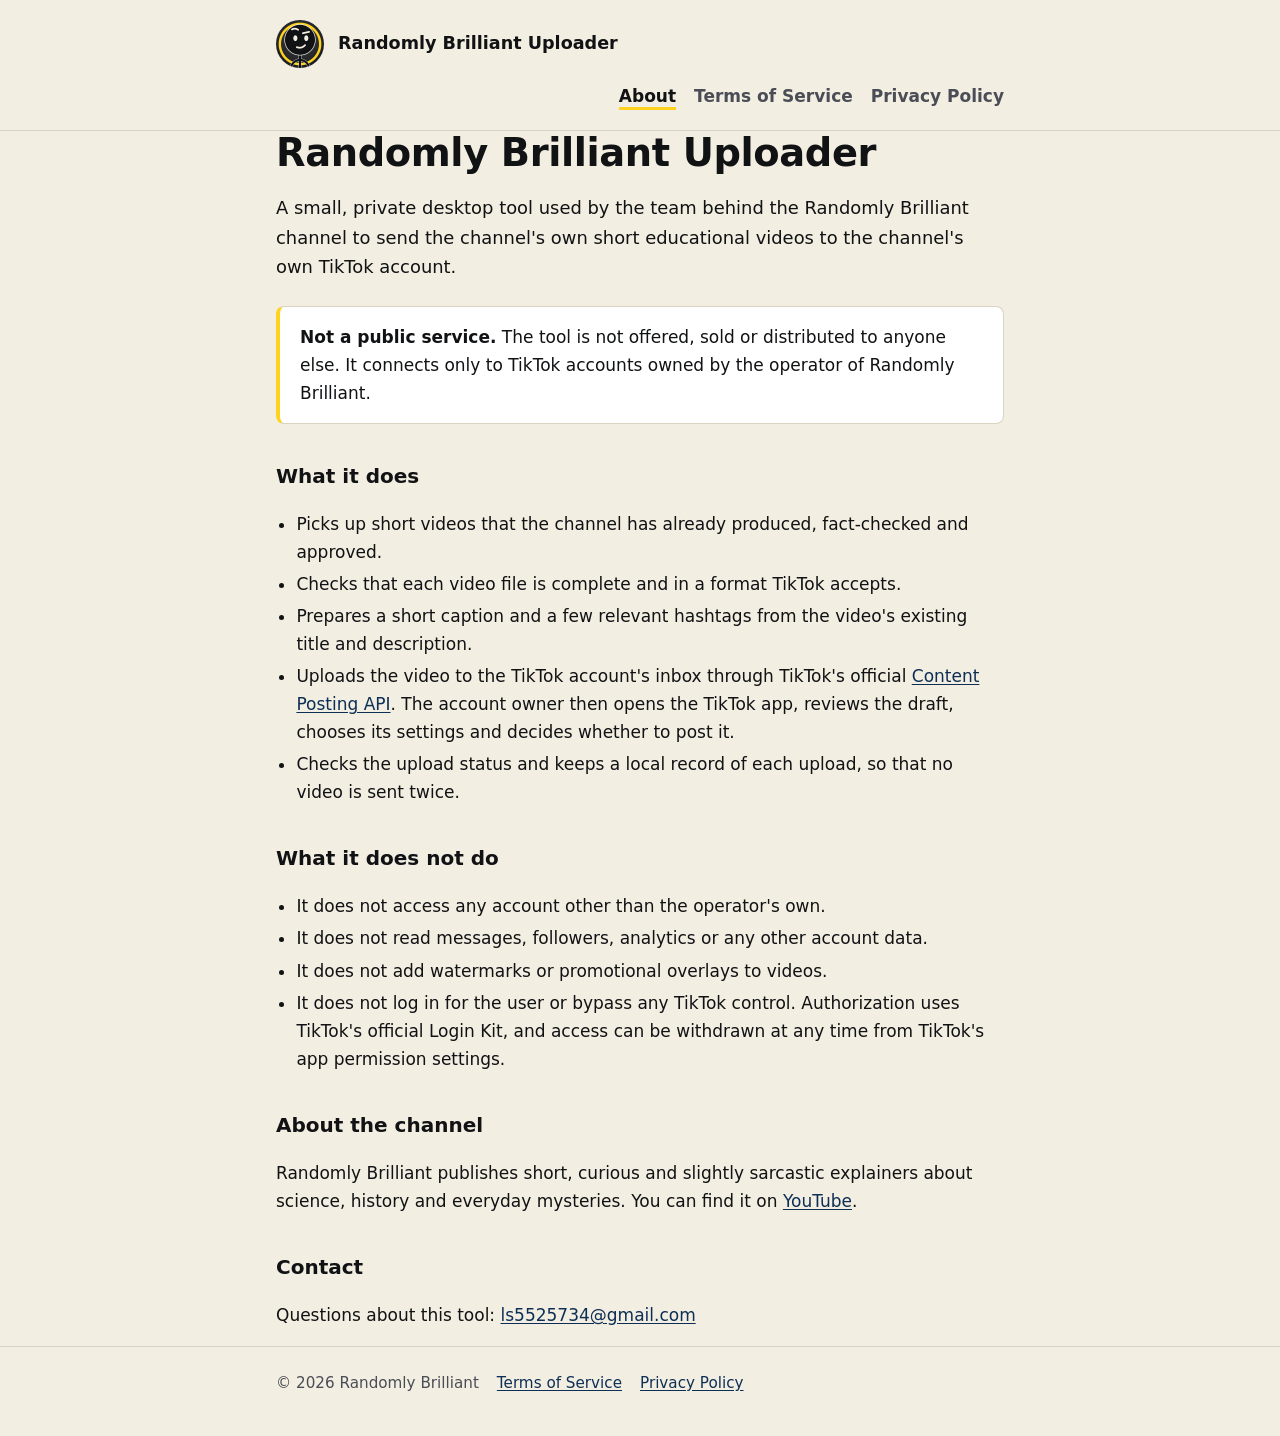
<file: index.html>
<!doctype html>
<html lang="en">
<head>
  <meta charset="utf-8">
  <meta name="viewport" content="width=device-width, initial-scale=1">
  <title>Randomly Brilliant Uploader</title>
  <meta name="description" content="Private desktop tool that sends Randomly Brilliant's own short videos to its own TikTok account through TikTok's official Content Posting API.">
  <link rel="icon" href="assets/logo.png">
  <link rel="stylesheet" href="assets/styles.css">
</head>
<body>
  <header class="site">
    <div class="wrap">
      <img src="assets/logo.png" alt="Randomly Brilliant logo" width="48" height="48">
      <a class="brand" href="./">Randomly Brilliant Uploader</a>
      <nav aria-label="Main">
        <a href="./" aria-current="page">About</a>
        <a href="terms.html">Terms of Service</a>
        <a href="privacy.html">Privacy Policy</a>
      </nav>
    </div>
  </header>

  <main class="wrap">
    <h1>Randomly Brilliant Uploader</h1>
    <p class="lead">A small, private desktop tool used by the team behind the Randomly Brilliant channel to send the channel's own short educational videos to the channel's own TikTok account.</p>

    <div class="card">
      <p><strong>Not a public service.</strong> The tool is not offered, sold or distributed to anyone else. It connects only to TikTok accounts owned by the operator of Randomly Brilliant.</p>
    </div>

    <h2>What it does</h2>
    <ul>
      <li>Picks up short videos that the channel has already produced, fact-checked and approved.</li>
      <li>Checks that each video file is complete and in a format TikTok accepts.</li>
      <li>Prepares a short caption and a few relevant hashtags from the video's existing title and description.</li>
      <li>Uploads the video to the TikTok account's inbox through TikTok's official <a href="https://developers.tiktok.com/doc/content-posting-api-reference-upload-video">Content Posting API</a>. The account owner then opens the TikTok app, reviews the draft, chooses its settings and decides whether to post it.</li>
      <li>Checks the upload status and keeps a local record of each upload, so that no video is sent twice.</li>
    </ul>

    <h2>What it does not do</h2>
    <ul>
      <li>It does not access any account other than the operator's own.</li>
      <li>It does not read messages, followers, analytics or any other account data.</li>
      <li>It does not add watermarks or promotional overlays to videos.</li>
      <li>It does not log in for the user or bypass any TikTok control. Authorization uses TikTok's official Login Kit, and access can be withdrawn at any time from TikTok's app permission settings.</li>
    </ul>

    <h2>About the channel</h2>
    <p>Randomly Brilliant publishes short, curious and slightly sarcastic explainers about science, history and everyday mysteries. You can find it on <a href="https://www.youtube.com/channel/UCDWm15v95bQzzI4qk9wtvoQ">YouTube</a>.</p>

    <h2>Contact</h2>
    <p>Questions about this tool: <a href="mailto:ls5525734@gmail.com">ls5525734@gmail.com</a></p>
  </main>

  <footer class="site">
    <div class="wrap">
      <span>© 2026 Randomly Brilliant</span>
      <a href="terms.html">Terms of Service</a>
      <a href="privacy.html">Privacy Policy</a>
    </div>
  </footer>
</body>
</html>
</file>
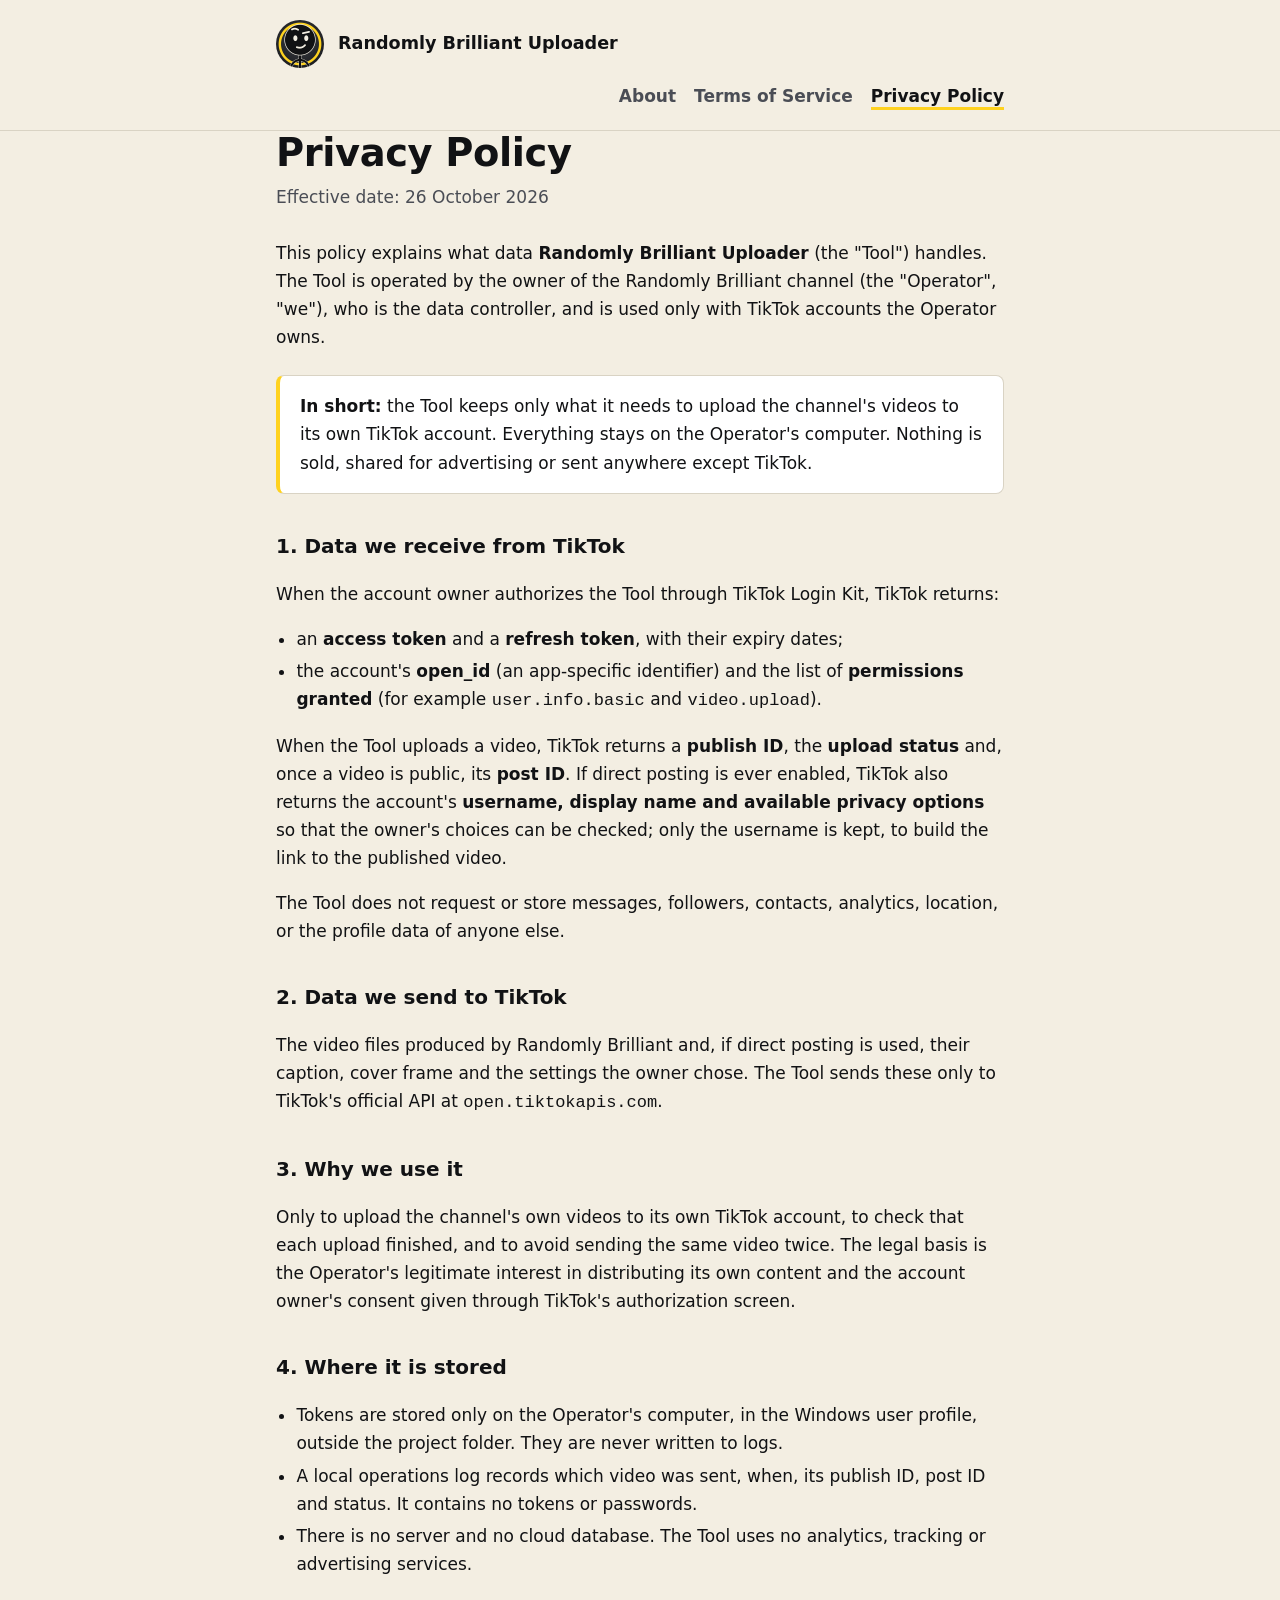
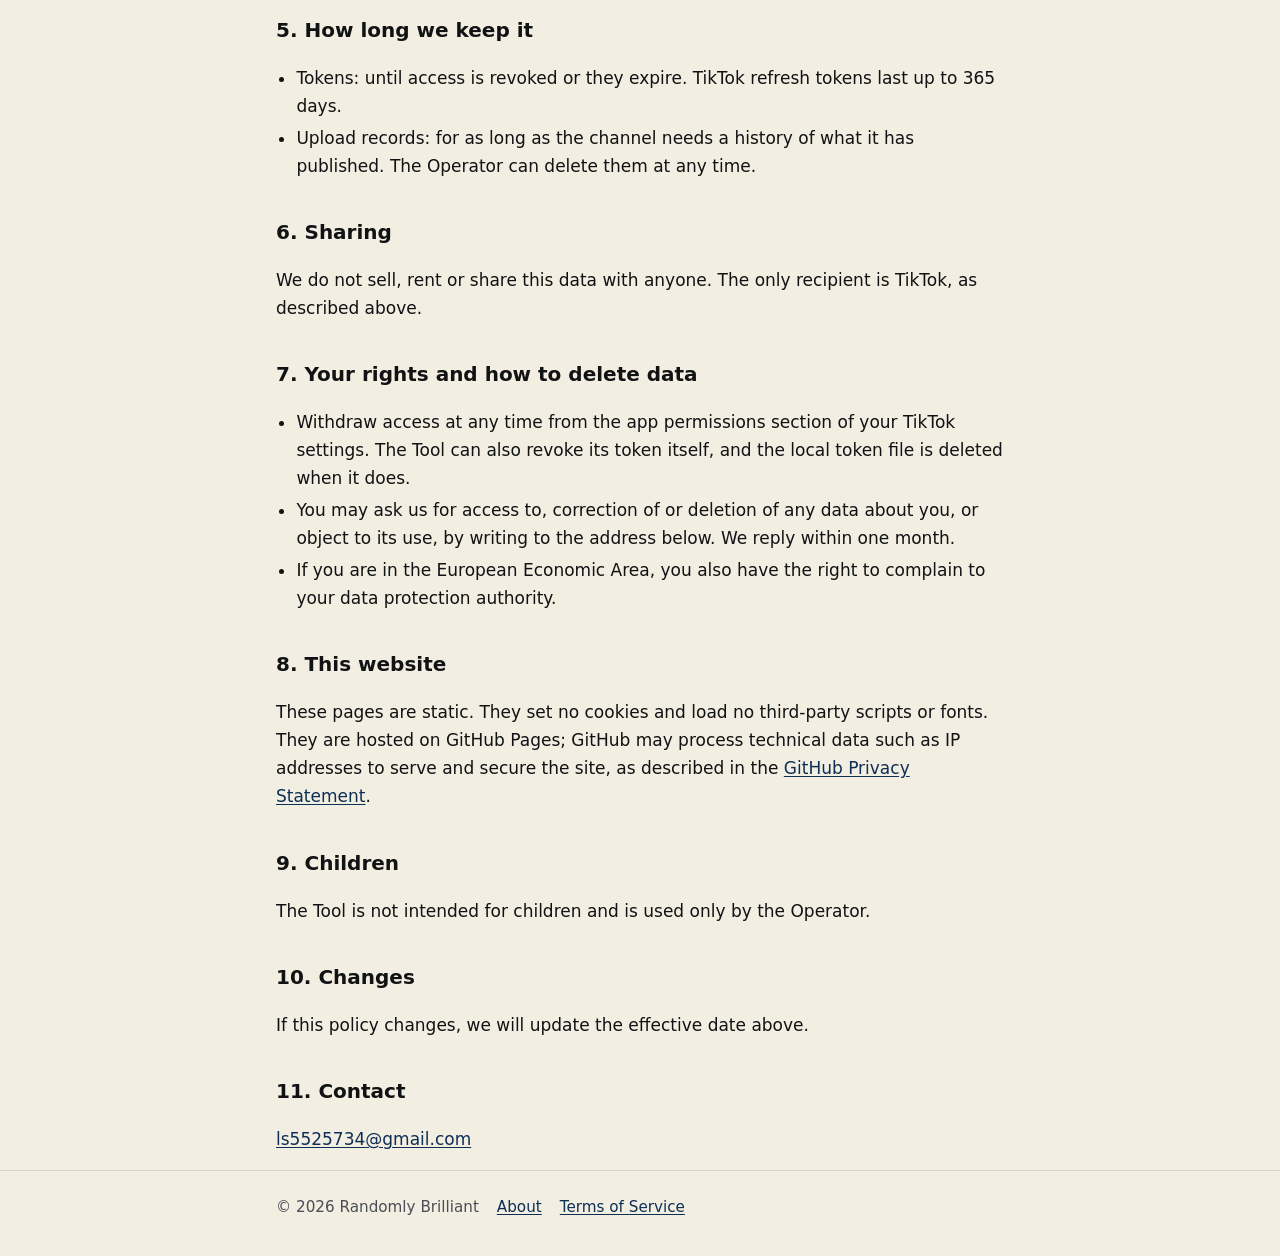
<file: privacy.html>
<!doctype html>
<html lang="en">
<head>
  <meta charset="utf-8">
  <meta name="viewport" content="width=device-width, initial-scale=1">
  <title>Privacy Policy</title>
  <meta name="description" content="Privacy Policy for Randomly Brilliant Uploader: what TikTok data the tool receives, where it is stored and how to delete it.">
  <link rel="icon" href="assets/logo.png">
  <link rel="stylesheet" href="assets/styles.css">
</head>
<body>
  <header class="site">
    <div class="wrap">
      <img src="assets/logo.png" alt="Randomly Brilliant logo" width="48" height="48">
      <a class="brand" href="./">Randomly Brilliant Uploader</a>
      <nav aria-label="Main">
        <a href="./">About</a>
        <a href="terms.html">Terms of Service</a>
        <a href="privacy.html" aria-current="page">Privacy Policy</a>
      </nav>
    </div>
  </header>

  <main class="wrap">
    <h1>Privacy Policy</h1>
    <p class="meta">Effective date: 26 October 2026</p>

    <p>This policy explains what data <strong>Randomly Brilliant Uploader</strong> (the "Tool") handles. The Tool is operated by the owner of the Randomly Brilliant channel (the "Operator", "we"), who is the data controller, and is used only with TikTok accounts the Operator owns.</p>

    <div class="card">
      <p><strong>In short:</strong> the Tool keeps only what it needs to upload the channel's videos to its own TikTok account. Everything stays on the Operator's computer. Nothing is sold, shared for advertising or sent anywhere except TikTok.</p>
    </div>

    <h2>1. Data we receive from TikTok</h2>
    <p>When the account owner authorizes the Tool through TikTok Login Kit, TikTok returns:</p>
    <ul>
      <li>an <strong>access token</strong> and a <strong>refresh token</strong>, with their expiry dates;</li>
      <li>the account's <strong>open_id</strong> (an app-specific identifier) and the list of <strong>permissions granted</strong> (for example <code>user.info.basic</code> and <code>video.upload</code>).</li>
    </ul>
    <p>When the Tool uploads a video, TikTok returns a <strong>publish ID</strong>, the <strong>upload status</strong> and, once a video is public, its <strong>post ID</strong>. If direct posting is ever enabled, TikTok also returns the account's <strong>username, display name and available privacy options</strong> so that the owner's choices can be checked; only the username is kept, to build the link to the published video.</p>
    <p>The Tool does not request or store messages, followers, contacts, analytics, location, or the profile data of anyone else.</p>

    <h2>2. Data we send to TikTok</h2>
    <p>The video files produced by Randomly Brilliant and, if direct posting is used, their caption, cover frame and the settings the owner chose. The Tool sends these only to TikTok's official API at <code>open.tiktokapis.com</code>.</p>

    <h2>3. Why we use it</h2>
    <p>Only to upload the channel's own videos to its own TikTok account, to check that each upload finished, and to avoid sending the same video twice. The legal basis is the Operator's legitimate interest in distributing its own content and the account owner's consent given through TikTok's authorization screen.</p>

    <h2>4. Where it is stored</h2>
    <ul>
      <li>Tokens are stored only on the Operator's computer, in the Windows user profile, outside the project folder. They are never written to logs.</li>
      <li>A local operations log records which video was sent, when, its publish ID, post ID and status. It contains no tokens or passwords.</li>
      <li>There is no server and no cloud database. The Tool uses no analytics, tracking or advertising services.</li>
    </ul>

    <h2>5. How long we keep it</h2>
    <ul>
      <li>Tokens: until access is revoked or they expire. TikTok refresh tokens last up to 365 days.</li>
      <li>Upload records: for as long as the channel needs a history of what it has published. The Operator can delete them at any time.</li>
    </ul>

    <h2>6. Sharing</h2>
    <p>We do not sell, rent or share this data with anyone. The only recipient is TikTok, as described above.</p>

    <h2>7. Your rights and how to delete data</h2>
    <ul>
      <li>Withdraw access at any time from the app permissions section of your TikTok settings. The Tool can also revoke its token itself, and the local token file is deleted when it does.</li>
      <li>You may ask us for access to, correction of or deletion of any data about you, or object to its use, by writing to the address below. We reply within one month.</li>
      <li>If you are in the European Economic Area, you also have the right to complain to your data protection authority.</li>
    </ul>

    <h2>8. This website</h2>
    <p>These pages are static. They set no cookies and load no third-party scripts or fonts. They are hosted on GitHub Pages; GitHub may process technical data such as IP addresses to serve and secure the site, as described in the <a href="https://docs.github.com/en/site-policy/privacy-policies/github-general-privacy-statement">GitHub Privacy Statement</a>.</p>

    <h2>9. Children</h2>
    <p>The Tool is not intended for children and is used only by the Operator.</p>

    <h2>10. Changes</h2>
    <p>If this policy changes, we will update the effective date above.</p>

    <h2>11. Contact</h2>
    <p><a href="mailto:ls5525734@gmail.com">ls5525734@gmail.com</a></p>
  </main>

  <footer class="site">
    <div class="wrap">
      <span>© 2026 Randomly Brilliant</span>
      <a href="./">About</a>
      <a href="terms.html">Terms of Service</a>
    </div>
  </footer>
</body>
</html>
</file>
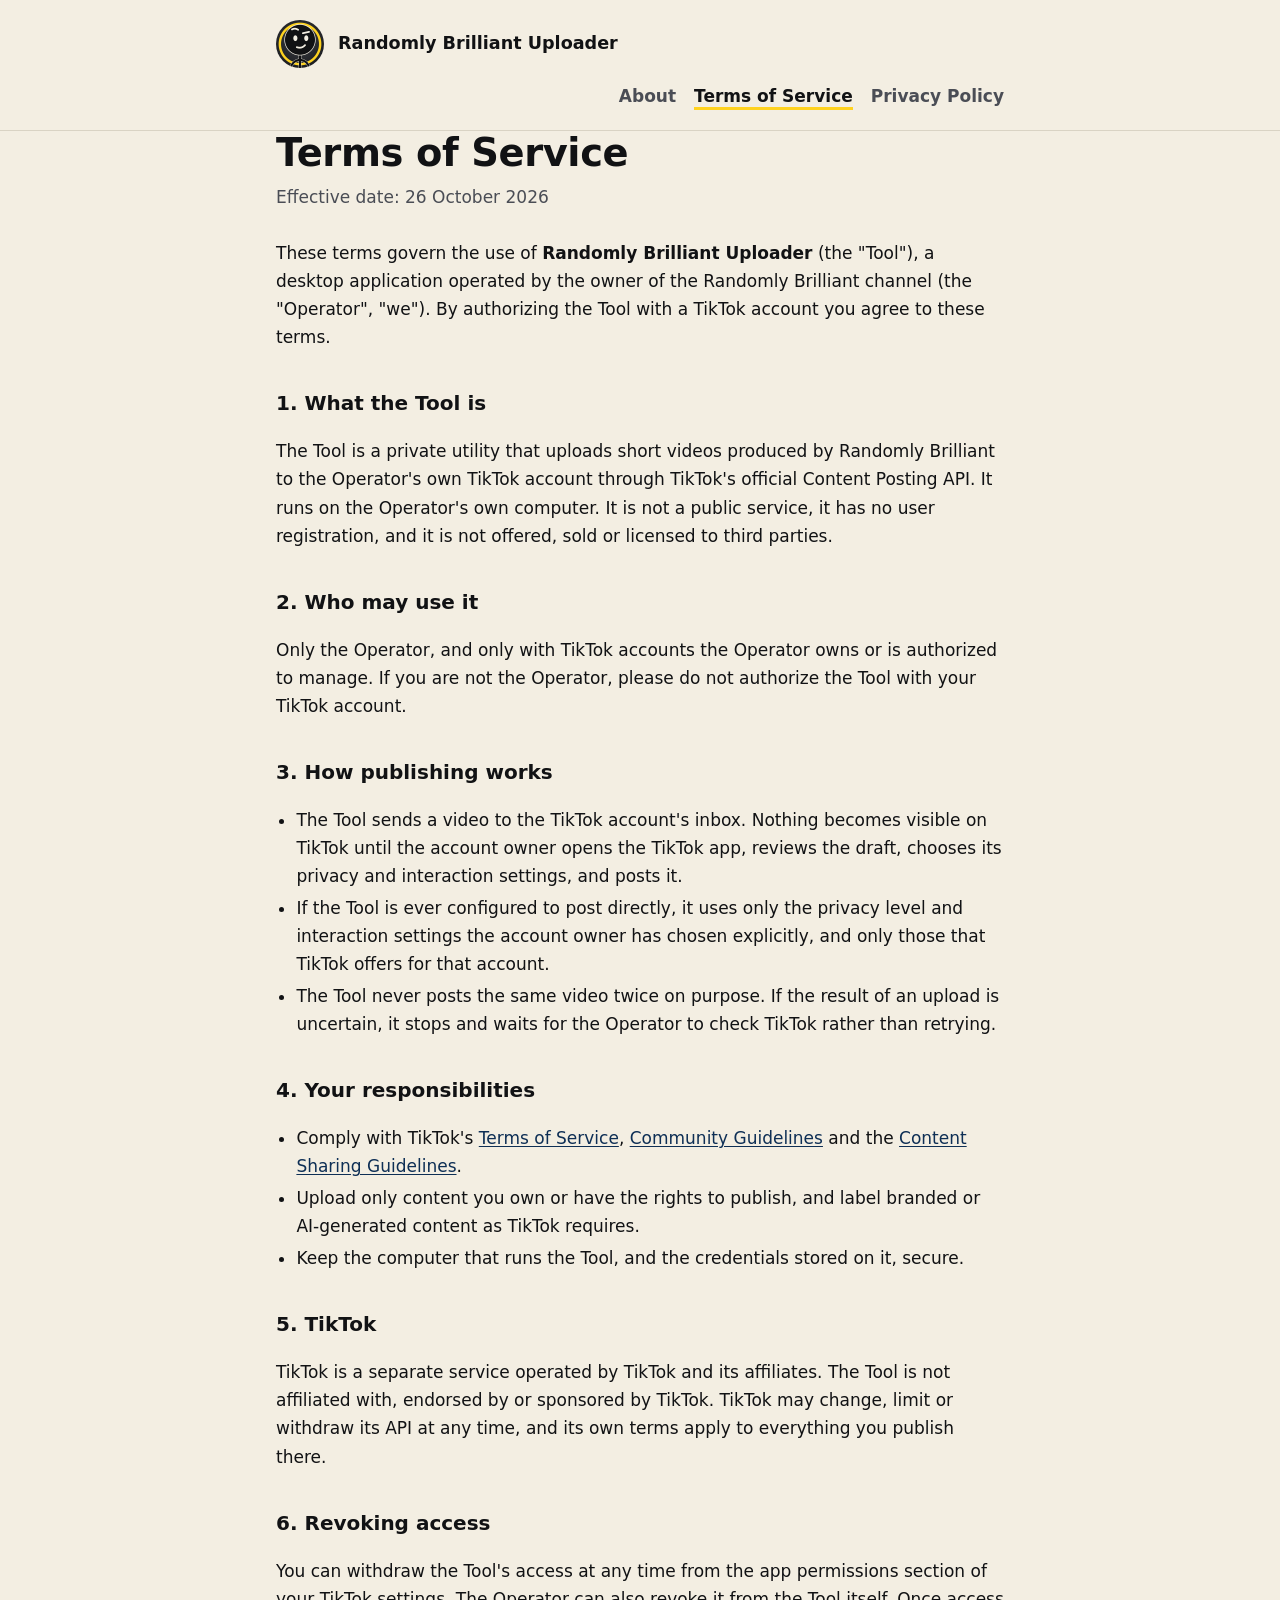
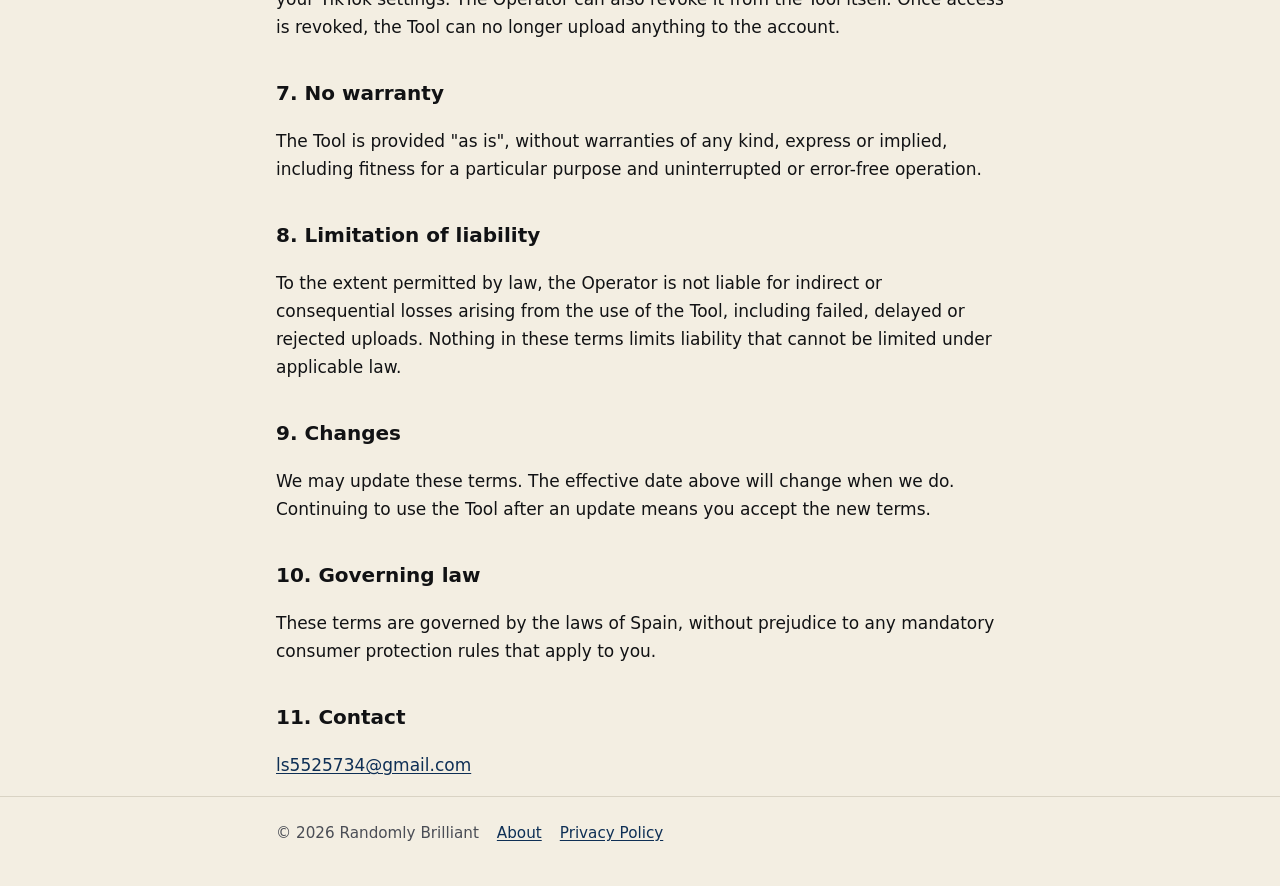
<file: terms.html>
<!doctype html>
<html lang="en">
<head>
  <meta charset="utf-8">
  <meta name="viewport" content="width=device-width, initial-scale=1">
  <title>Terms of Service</title>
  <meta name="description" content="Terms of Service for Randomly Brilliant Uploader, a private tool that uploads the channel's own videos to its own TikTok account.">
  <link rel="icon" href="assets/logo.png">
  <link rel="stylesheet" href="assets/styles.css">
</head>
<body>
  <header class="site">
    <div class="wrap">
      <img src="assets/logo.png" alt="Randomly Brilliant logo" width="48" height="48">
      <a class="brand" href="./">Randomly Brilliant Uploader</a>
      <nav aria-label="Main">
        <a href="./">About</a>
        <a href="terms.html" aria-current="page">Terms of Service</a>
        <a href="privacy.html">Privacy Policy</a>
      </nav>
    </div>
  </header>

  <main class="wrap">
    <h1>Terms of Service</h1>
    <p class="meta">Effective date: 26 October 2026</p>

    <p>These terms govern the use of <strong>Randomly Brilliant Uploader</strong> (the "Tool"), a desktop application operated by the owner of the Randomly Brilliant channel (the "Operator", "we"). By authorizing the Tool with a TikTok account you agree to these terms.</p>

    <h2>1. What the Tool is</h2>
    <p>The Tool is a private utility that uploads short videos produced by Randomly Brilliant to the Operator's own TikTok account through TikTok's official Content Posting API. It runs on the Operator's own computer. It is not a public service, it has no user registration, and it is not offered, sold or licensed to third parties.</p>

    <h2>2. Who may use it</h2>
    <p>Only the Operator, and only with TikTok accounts the Operator owns or is authorized to manage. If you are not the Operator, please do not authorize the Tool with your TikTok account.</p>

    <h2>3. How publishing works</h2>
    <ul>
      <li>The Tool sends a video to the TikTok account's inbox. Nothing becomes visible on TikTok until the account owner opens the TikTok app, reviews the draft, chooses its privacy and interaction settings, and posts it.</li>
      <li>If the Tool is ever configured to post directly, it uses only the privacy level and interaction settings the account owner has chosen explicitly, and only those that TikTok offers for that account.</li>
      <li>The Tool never posts the same video twice on purpose. If the result of an upload is uncertain, it stops and waits for the Operator to check TikTok rather than retrying.</li>
    </ul>

    <h2>4. Your responsibilities</h2>
    <ul>
      <li>Comply with TikTok's <a href="https://www.tiktok.com/legal/page/global/terms-of-service/en">Terms of Service</a>, <a href="https://www.tiktok.com/community-guidelines">Community Guidelines</a> and the <a href="https://developers.tiktok.com/doc/content-sharing-guidelines">Content Sharing Guidelines</a>.</li>
      <li>Upload only content you own or have the rights to publish, and label branded or AI-generated content as TikTok requires.</li>
      <li>Keep the computer that runs the Tool, and the credentials stored on it, secure.</li>
    </ul>

    <h2>5. TikTok</h2>
    <p>TikTok is a separate service operated by TikTok and its affiliates. The Tool is not affiliated with, endorsed by or sponsored by TikTok. TikTok may change, limit or withdraw its API at any time, and its own terms apply to everything you publish there.</p>

    <h2>6. Revoking access</h2>
    <p>You can withdraw the Tool's access at any time from the app permissions section of your TikTok settings. The Operator can also revoke it from the Tool itself. Once access is revoked, the Tool can no longer upload anything to the account.</p>

    <h2>7. No warranty</h2>
    <p>The Tool is provided "as is", without warranties of any kind, express or implied, including fitness for a particular purpose and uninterrupted or error-free operation.</p>

    <h2>8. Limitation of liability</h2>
    <p>To the extent permitted by law, the Operator is not liable for indirect or consequential losses arising from the use of the Tool, including failed, delayed or rejected uploads. Nothing in these terms limits liability that cannot be limited under applicable law.</p>

    <h2>9. Changes</h2>
    <p>We may update these terms. The effective date above will change when we do. Continuing to use the Tool after an update means you accept the new terms.</p>

    <h2>10. Governing law</h2>
    <p>These terms are governed by the laws of Spain, without prejudice to any mandatory consumer protection rules that apply to you.</p>

    <h2>11. Contact</h2>
    <p><a href="mailto:ls5525734@gmail.com">ls5525734@gmail.com</a></p>
  </main>

  <footer class="site">
    <div class="wrap">
      <span>© 2026 Randomly Brilliant</span>
      <a href="./">About</a>
      <a href="privacy.html">Privacy Policy</a>
    </div>
  </footer>
</body>
</html>
</file>
<file: assets/styles.css>
/* Randomly Brilliant - paginas legales de la app de TikTok. Paleta de la Brand Bible v1.3; sin fuentes ni recursos externos. */
:root {
  --bg: #F3EEE2;
  --surface: #FFFFFF;
  --text: #111214;
  --muted: #4A4D55;
  --line: #D9D3C4;
  --accent: #FFD21F;
  --link: #0E2F55;
}
@media (prefers-color-scheme: dark) {
  :root:not([data-theme="light"]) {
    --bg: #111214;
    --surface: #2A2C31;
    --text: #F3EEE2;
    --muted: #B9B4A8;
    --line: #4A4D55;
    --link: #5FA8E8;
  }
}
:root[data-theme="dark"] {
  --bg: #111214;
  --surface: #2A2C31;
  --text: #F3EEE2;
  --muted: #B9B4A8;
  --line: #4A4D55;
  --link: #5FA8E8;
}

* { box-sizing: border-box; }
html { -webkit-text-size-adjust: 100%; }
body {
  margin: 0;
  background: var(--bg);
  color: var(--text);
  font: 17px/1.65 Inter, "Segoe UI", system-ui, -apple-system, Roboto, "Helvetica Neue", Arial, sans-serif;
}
a { color: var(--link); text-underline-offset: 2px; }
a:hover { text-decoration-thickness: 2px; }

.wrap { max-width: 760px; margin: 0 auto; padding: 0 16px; }

header.site {
  border-bottom: 1px solid var(--line);
  padding: 20px 0;
}
header.site .wrap { display: flex; align-items: center; gap: 14px; flex-wrap: wrap; }
header.site img { width: 48px; height: 48px; border-radius: 50%; }
header.site .brand { font-weight: 800; font-size: 1.1rem; color: var(--text); text-decoration: none; }
header.site nav { margin-left: auto; display: flex; gap: 18px; flex-wrap: wrap; }
header.site nav a { color: var(--muted); text-decoration: none; font-weight: 600; }
header.site nav a[aria-current="page"] { color: var(--text); box-shadow: inset 0 -3px 0 var(--accent); }

main { padding: 40px 0 56px; }
h1 { font-size: clamp(1.8rem, 5vw, 2.4rem); line-height: 1.15; margin: 0 0 8px; letter-spacing: -0.01em; }
h2 { font-size: 1.25rem; margin: 36px 0 8px; }
.meta { color: var(--muted); margin: 0 0 28px; }
.lead { font-size: 1.12rem; }
ul { padding-left: 1.2em; }
li { margin: 4px 0; }

.card {
  background: var(--surface);
  border: 1px solid var(--line);
  border-left: 4px solid var(--accent);
  border-radius: 8px;
  padding: 16px 20px;
  margin: 24px 0;
}
.card p { margin: 0; }

footer.site { border-top: 1px solid var(--line); padding: 24px 0 40px; color: var(--muted); font-size: 0.95rem; }
footer.site .wrap { display: flex; gap: 18px; flex-wrap: wrap; }
</file>
